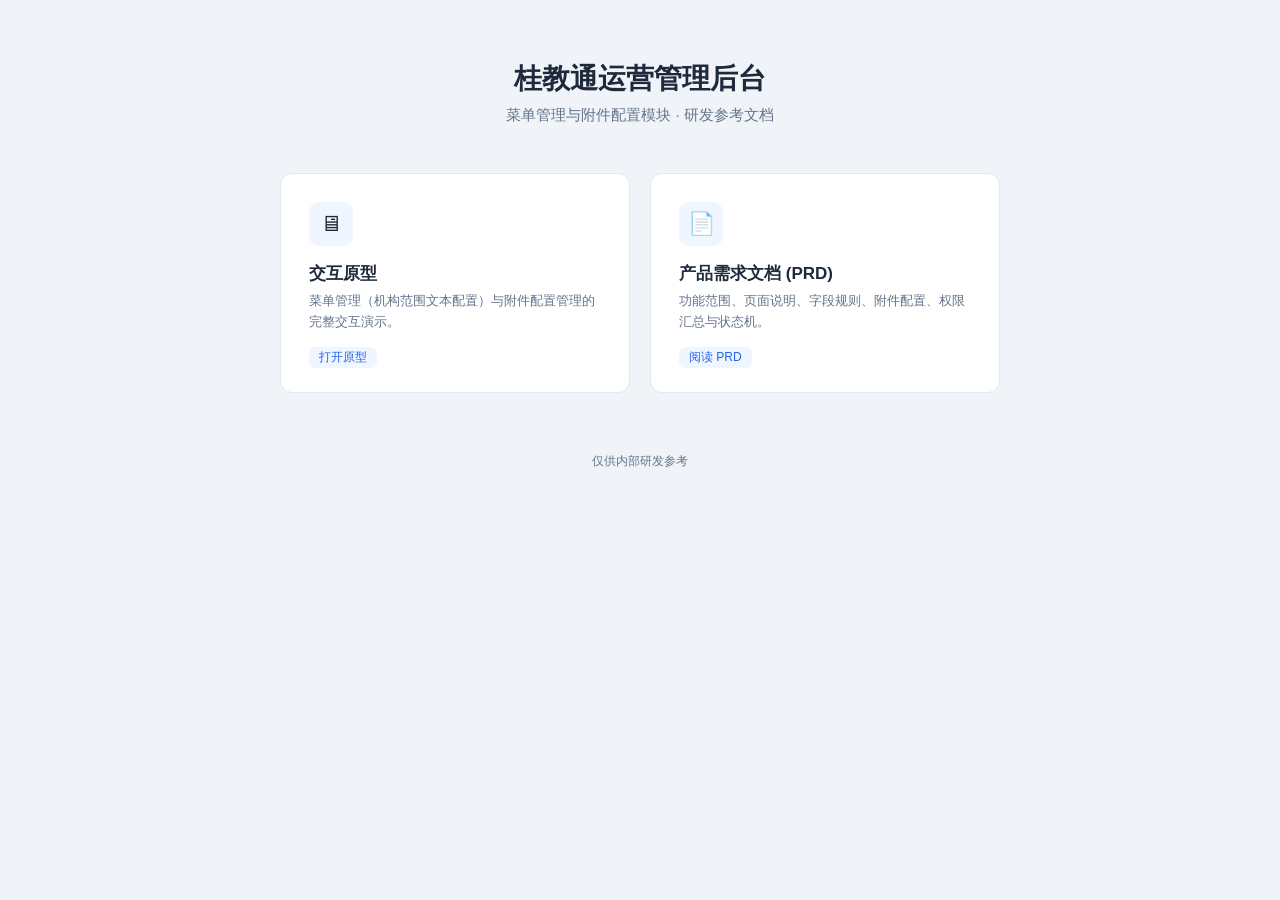
<file: index.html>
<!DOCTYPE html>
<html lang="zh-CN">
<head>
<meta charset="UTF-8" />
<meta name="viewport" content="width=device-width, initial-scale=1.0" />
<title>桂教通运营管理后台 - 研发文档</title>
<style>
  :root {
    --bg: #f0f4f8;
    --surface: #ffffff;
    --border: #e2e8f0;
    --text: #1e293b;
    --muted: #64748b;
    --accent: #2563eb;
    --accent-light: #eff6ff;
    --radius: 12px;
  }
  * { box-sizing: border-box; margin: 0; padding: 0; }
  body {
    font-family: -apple-system, BlinkMacSystemFont, "Segoe UI", "PingFang SC", "Microsoft YaHei", sans-serif;
    background: var(--bg);
    color: var(--text);
    min-height: 100vh;
    display: flex;
    flex-direction: column;
    align-items: center;
    padding: 60px 24px;
  }
  header { text-align: center; margin-bottom: 48px; }
  header h1 { font-size: 28px; font-weight: 700; margin-bottom: 8px; }
  header p { color: var(--muted); font-size: 15px; }
  .grid {
    display: grid;
    grid-template-columns: repeat(auto-fit, minmax(280px, 1fr));
    gap: 20px;
    width: 100%;
    max-width: 720px;
  }
  a.card {
    display: block;
    background: var(--surface);
    border: 1px solid var(--border);
    border-radius: var(--radius);
    padding: 28px 28px 24px;
    text-decoration: none;
    color: inherit;
    transition: box-shadow 0.15s, border-color 0.15s;
  }
  a.card:hover {
    border-color: var(--accent);
    box-shadow: 0 4px 16px rgba(37,99,235,0.10);
  }
  a.card:focus-visible {
    outline: 3px solid var(--accent);
    outline-offset: 2px;
  }
  .card-icon {
    width: 44px; height: 44px;
    background: var(--accent-light);
    border-radius: 10px;
    display: flex; align-items: center; justify-content: center;
    font-size: 22px;
    margin-bottom: 16px;
  }
  .card h2 { font-size: 17px; font-weight: 600; margin-bottom: 6px; }
  .card p { font-size: 13px; color: var(--muted); line-height: 1.6; }
  .badge {
    display: inline-block;
    margin-top: 14px;
    font-size: 12px;
    color: var(--accent);
    background: var(--accent-light);
    border-radius: 6px;
    padding: 2px 10px;
    font-weight: 500;
  }
  footer {
    margin-top: 60px;
    font-size: 12px;
    color: var(--muted);
  }
</style>
</head>
<body>
  <header>
    <h1>桂教通运营管理后台</h1>
    <p>菜单管理与附件配置模块 · 研发参考文档</p>
  </header>

  <div class="grid">
    <a class="card" href="./prototype/index.html">
      <div class="card-icon">🖥</div>
      <h2>交互原型</h2>
      <p>菜单管理（机构范围文本配置）与附件配置管理的完整交互演示。</p>
      <span class="badge">打开原型</span>
    </a>

    <a class="card" href="./prd/index.html">
      <div class="card-icon">📄</div>
      <h2>产品需求文档 (PRD)</h2>
      <p>功能范围、页面说明、字段规则、附件配置、权限汇总与状态机。</p>
      <span class="badge">阅读 PRD</span>
    </a>
  </div>

  <footer>仅供内部研发参考</footer>
</body>
</html>
</file>
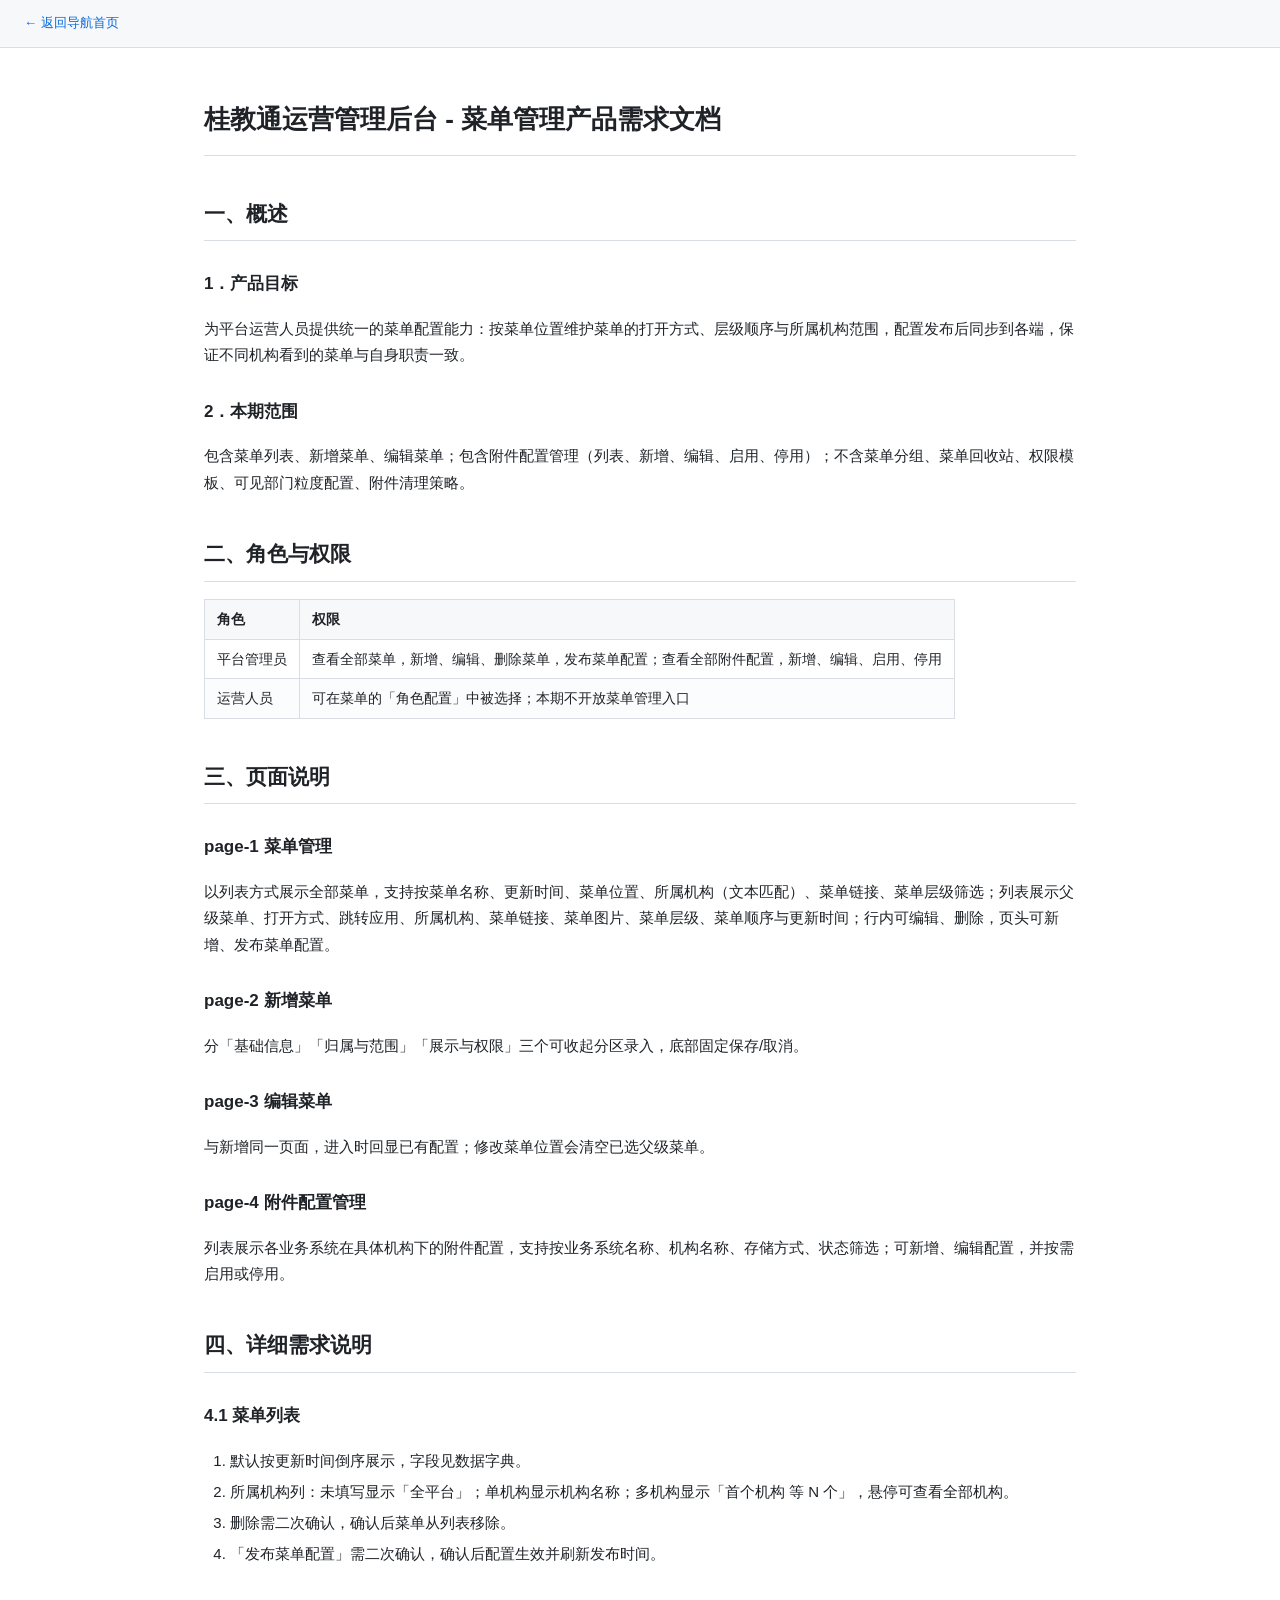
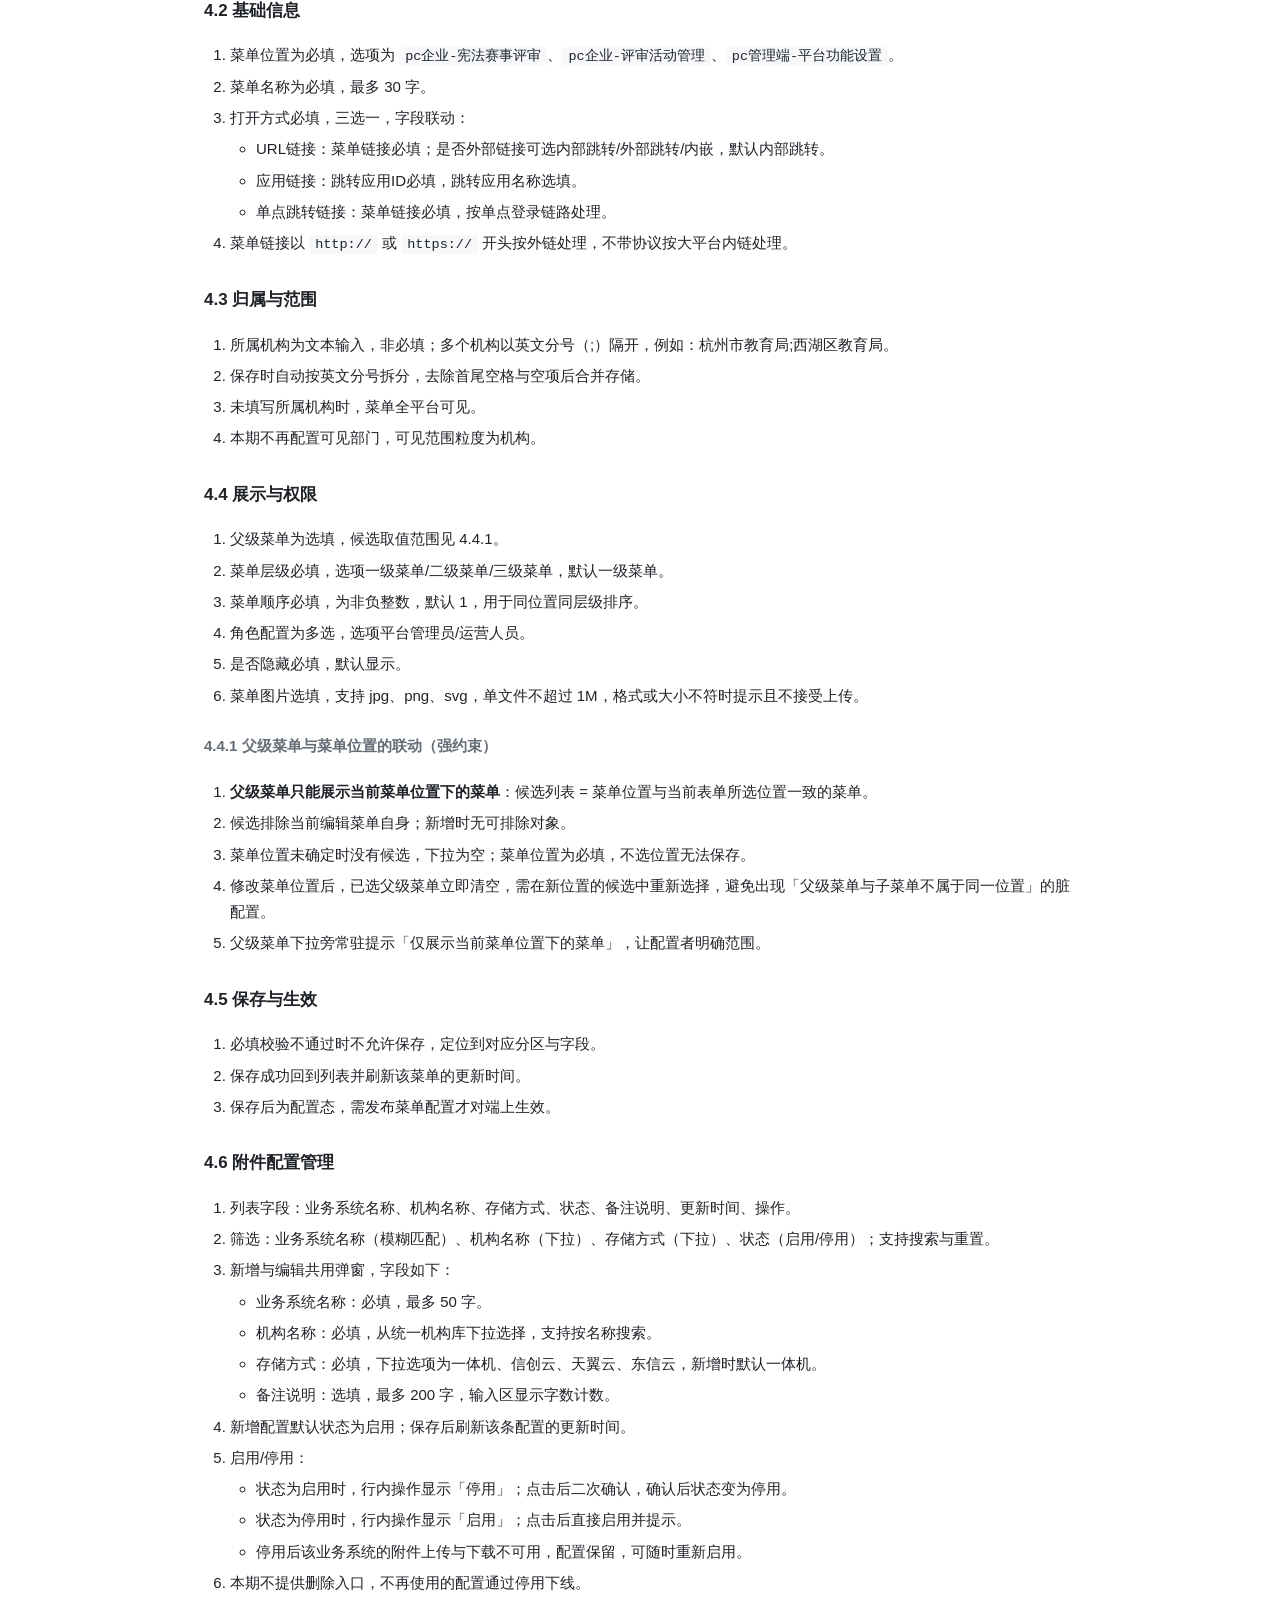
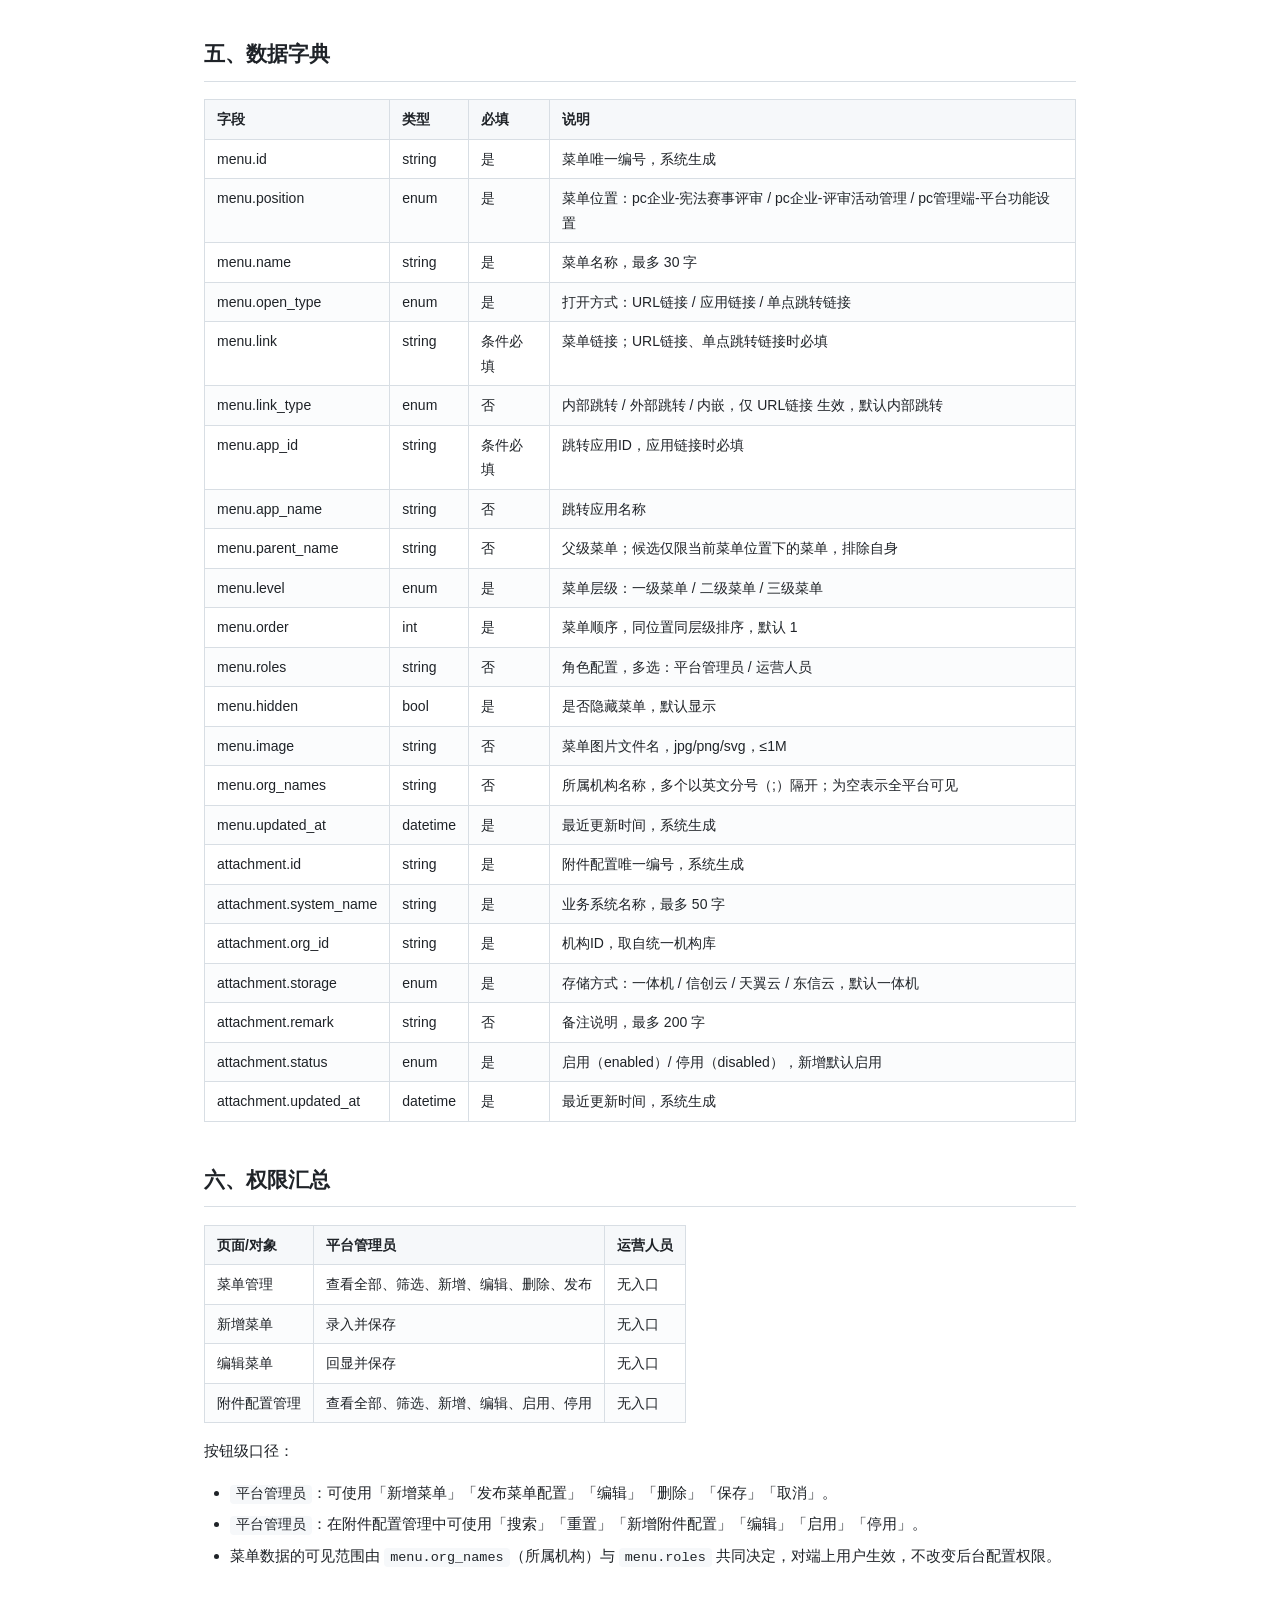
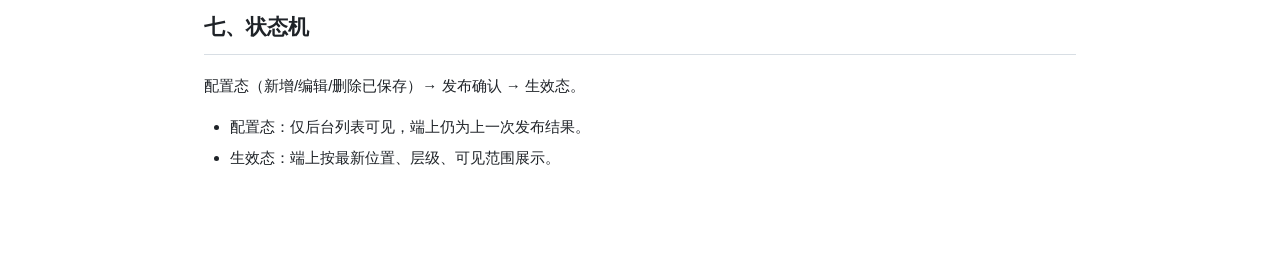
<file: prd/index.html>
<!DOCTYPE html>
<html lang="zh-CN">
<head>
<meta charset="UTF-8" />
<meta name="viewport" content="width=device-width, initial-scale=1.0" />
<title>桂教通运营管理后台 - 菜单管理 PRD</title>
<style>
  :root {
    --text: #1f2328; --muted: #656d76; --border: #d8dee4;
    --accent: #0969da; --bg-soft: #f6f8fa;
  }
  * { box-sizing: border-box; }
  body {
    margin: 0; color: var(--text); background: #fff;
    font-family: -apple-system, BlinkMacSystemFont, "Segoe UI", "PingFang SC",
      "Hiragino Sans GB", "Microsoft YaHei", sans-serif;
    font-size: 15px; line-height: 1.75;
  }
  .topbar {
    padding: 12px 24px; border-bottom: 1px solid var(--border);
    background: var(--bg-soft); font-size: 13px;
  }
  .topbar a { color: var(--accent); text-decoration: none; }
  main { max-width: 920px; margin: 0 auto; padding: 32px 24px 80px; }
  h1 { font-size: 26px; padding-bottom: 12px; border-bottom: 1px solid var(--border); }
  h2 { font-size: 21px; margin-top: 40px; padding-bottom: 8px; border-bottom: 1px solid var(--border); }
  h3 { font-size: 17px; margin-top: 28px; }
  h4 { font-size: 15px; margin-top: 24px; color: var(--muted); }
  table { border-collapse: collapse; width: 100%; margin: 14px 0; font-size: 14px; display: block; overflow-x: auto; }
  th, td { border: 1px solid var(--border); padding: 7px 12px; text-align: left; vertical-align: top; }
  th { background: var(--bg-soft); font-weight: 600; white-space: nowrap; }
  tr:nth-child(even) td { background: #fbfcfd; }
  code {
    font-family: ui-monospace, SFMono-Regular, Consolas, monospace; font-size: 0.9em;
    background: var(--bg-soft); border-radius: 4px; padding: 2px 6px;
  }
  ol, ul { padding-inline-start: 26px; }
  li { margin: 5px 0; }
  li > ul, li > ol { margin: 4px 0; }
  strong { font-weight: 600; }
  hr { border: none; border-top: 1px solid var(--border); margin: 32px 0; }
</style>
</head>
<body>
<div class="topbar"><a href="../">← 返回导航首页</a></div>
<main>
<h1>桂教通运营管理后台 - 菜单管理产品需求文档</h1>
<h2>一、概述</h2>
<h3>1．产品目标</h3>
<p>为平台运营人员提供统一的菜单配置能力：按菜单位置维护菜单的打开方式、层级顺序与所属机构范围，配置发布后同步到各端，保证不同机构看到的菜单与自身职责一致。</p>
<h3>2．本期范围</h3>
<p>包含菜单列表、新增菜单、编辑菜单；包含附件配置管理（列表、新增、编辑、启用、停用）；不含菜单分组、菜单回收站、权限模板、可见部门粒度配置、附件清理策略。</p>
<h2>二、角色与权限</h2>
<table>
<thead>
<tr>
<th>角色</th>
<th>权限</th>
</tr>
</thead>
<tbody><tr>
<td>平台管理员</td>
<td>查看全部菜单，新增、编辑、删除菜单，发布菜单配置；查看全部附件配置，新增、编辑、启用、停用</td>
</tr>
<tr>
<td>运营人员</td>
<td>可在菜单的「角色配置」中被选择；本期不开放菜单管理入口</td>
</tr>
</tbody></table>
<h2>三、页面说明</h2>
<h3>page-1 菜单管理</h3>
<p>以列表方式展示全部菜单，支持按菜单名称、更新时间、菜单位置、所属机构（文本匹配）、菜单链接、菜单层级筛选；列表展示父级菜单、打开方式、跳转应用、所属机构、菜单链接、菜单图片、菜单层级、菜单顺序与更新时间；行内可编辑、删除，页头可新增、发布菜单配置。</p>
<h3>page-2 新增菜单</h3>
<p>分「基础信息」「归属与范围」「展示与权限」三个可收起分区录入，底部固定保存/取消。</p>
<h3>page-3 编辑菜单</h3>
<p>与新增同一页面，进入时回显已有配置；修改菜单位置会清空已选父级菜单。</p>
<h3>page-4 附件配置管理</h3>
<p>列表展示各业务系统在具体机构下的附件配置，支持按业务系统名称、机构名称、存储方式、状态筛选；可新增、编辑配置，并按需启用或停用。</p>
<h2>四、详细需求说明</h2>
<h3>4.1 菜单列表</h3>
<ol>
<li>默认按更新时间倒序展示，字段见数据字典。</li>
<li>所属机构列：未填写显示「全平台」；单机构显示机构名称；多机构显示「首个机构 等 N 个」，悬停可查看全部机构。</li>
<li>删除需二次确认，确认后菜单从列表移除。</li>
<li>「发布菜单配置」需二次确认，确认后配置生效并刷新发布时间。</li>
</ol>
<h3>4.2 基础信息</h3>
<ol>
<li>菜单位置为必填，选项为 <code>pc企业-宪法赛事评审</code>、<code>pc企业-评审活动管理</code>、<code>pc管理端-平台功能设置</code>。</li>
<li>菜单名称为必填，最多 30 字。</li>
<li>打开方式必填，三选一，字段联动：<ul>
<li>URL链接：菜单链接必填；是否外部链接可选内部跳转/外部跳转/内嵌，默认内部跳转。</li>
<li>应用链接：跳转应用ID必填，跳转应用名称选填。</li>
<li>单点跳转链接：菜单链接必填，按单点登录链路处理。</li>
</ul>
</li>
<li>菜单链接以 <code>http://</code> 或 <code>https://</code> 开头按外链处理，不带协议按大平台内链处理。</li>
</ol>
<h3>4.3 归属与范围</h3>
<ol>
<li>所属机构为文本输入，非必填；多个机构以英文分号（;）隔开，例如：杭州市教育局;西湖区教育局。</li>
<li>保存时自动按英文分号拆分，去除首尾空格与空项后合并存储。</li>
<li>未填写所属机构时，菜单全平台可见。</li>
<li>本期不再配置可见部门，可见范围粒度为机构。</li>
</ol>
<h3>4.4 展示与权限</h3>
<ol>
<li>父级菜单为选填，候选取值范围见 4.4.1。</li>
<li>菜单层级必填，选项一级菜单/二级菜单/三级菜单，默认一级菜单。</li>
<li>菜单顺序必填，为非负整数，默认 1，用于同位置同层级排序。</li>
<li>角色配置为多选，选项平台管理员/运营人员。</li>
<li>是否隐藏必填，默认显示。</li>
<li>菜单图片选填，支持 jpg、png、svg，单文件不超过 1M，格式或大小不符时提示且不接受上传。</li>
</ol>
<h4>4.4.1 父级菜单与菜单位置的联动（强约束）</h4>
<ol>
<li><strong>父级菜单只能展示当前菜单位置下的菜单</strong>：候选列表 = 菜单位置与当前表单所选位置一致的菜单。</li>
<li>候选排除当前编辑菜单自身；新增时无可排除对象。</li>
<li>菜单位置未确定时没有候选，下拉为空；菜单位置为必填，不选位置无法保存。</li>
<li>修改菜单位置后，已选父级菜单立即清空，需在新位置的候选中重新选择，避免出现「父级菜单与子菜单不属于同一位置」的脏配置。</li>
<li>父级菜单下拉旁常驻提示「仅展示当前菜单位置下的菜单」，让配置者明确范围。</li>
</ol>
<h3>4.5 保存与生效</h3>
<ol>
<li>必填校验不通过时不允许保存，定位到对应分区与字段。</li>
<li>保存成功回到列表并刷新该菜单的更新时间。</li>
<li>保存后为配置态，需发布菜单配置才对端上生效。</li>
</ol>
<h3>4.6 附件配置管理</h3>
<ol>
<li>列表字段：业务系统名称、机构名称、存储方式、状态、备注说明、更新时间、操作。</li>
<li>筛选：业务系统名称（模糊匹配）、机构名称（下拉）、存储方式（下拉）、状态（启用/停用）；支持搜索与重置。</li>
<li>新增与编辑共用弹窗，字段如下：<ul>
<li>业务系统名称：必填，最多 50 字。</li>
<li>机构名称：必填，从统一机构库下拉选择，支持按名称搜索。</li>
<li>存储方式：必填，下拉选项为一体机、信创云、天翼云、东信云，新增时默认一体机。</li>
<li>备注说明：选填，最多 200 字，输入区显示字数计数。</li>
</ul>
</li>
<li>新增配置默认状态为启用；保存后刷新该条配置的更新时间。</li>
<li>启用/停用：<ul>
<li>状态为启用时，行内操作显示「停用」；点击后二次确认，确认后状态变为停用。</li>
<li>状态为停用时，行内操作显示「启用」；点击后直接启用并提示。</li>
<li>停用后该业务系统的附件上传与下载不可用，配置保留，可随时重新启用。</li>
</ul>
</li>
<li>本期不提供删除入口，不再使用的配置通过停用下线。</li>
</ol>
<h2>五、数据字典</h2>
<table>
<thead>
<tr>
<th>字段</th>
<th>类型</th>
<th>必填</th>
<th>说明</th>
</tr>
</thead>
<tbody><tr>
<td>menu.id</td>
<td>string</td>
<td>是</td>
<td>菜单唯一编号，系统生成</td>
</tr>
<tr>
<td>menu.position</td>
<td>enum</td>
<td>是</td>
<td>菜单位置：pc企业-宪法赛事评审 / pc企业-评审活动管理 / pc管理端-平台功能设置</td>
</tr>
<tr>
<td>menu.name</td>
<td>string</td>
<td>是</td>
<td>菜单名称，最多 30 字</td>
</tr>
<tr>
<td>menu.open_type</td>
<td>enum</td>
<td>是</td>
<td>打开方式：URL链接 / 应用链接 / 单点跳转链接</td>
</tr>
<tr>
<td>menu.link</td>
<td>string</td>
<td>条件必填</td>
<td>菜单链接；URL链接、单点跳转链接时必填</td>
</tr>
<tr>
<td>menu.link_type</td>
<td>enum</td>
<td>否</td>
<td>内部跳转 / 外部跳转 / 内嵌，仅 URL链接 生效，默认内部跳转</td>
</tr>
<tr>
<td>menu.app_id</td>
<td>string</td>
<td>条件必填</td>
<td>跳转应用ID，应用链接时必填</td>
</tr>
<tr>
<td>menu.app_name</td>
<td>string</td>
<td>否</td>
<td>跳转应用名称</td>
</tr>
<tr>
<td>menu.parent_name</td>
<td>string</td>
<td>否</td>
<td>父级菜单；候选仅限当前菜单位置下的菜单，排除自身</td>
</tr>
<tr>
<td>menu.level</td>
<td>enum</td>
<td>是</td>
<td>菜单层级：一级菜单 / 二级菜单 / 三级菜单</td>
</tr>
<tr>
<td>menu.order</td>
<td>int</td>
<td>是</td>
<td>菜单顺序，同位置同层级排序，默认 1</td>
</tr>
<tr>
<td>menu.roles</td>
<td>string</td>
<td>否</td>
<td>角色配置，多选：平台管理员 / 运营人员</td>
</tr>
<tr>
<td>menu.hidden</td>
<td>bool</td>
<td>是</td>
<td>是否隐藏菜单，默认显示</td>
</tr>
<tr>
<td>menu.image</td>
<td>string</td>
<td>否</td>
<td>菜单图片文件名，jpg/png/svg，≤1M</td>
</tr>
<tr>
<td>menu.org_names</td>
<td>string</td>
<td>否</td>
<td>所属机构名称，多个以英文分号（;）隔开；为空表示全平台可见</td>
</tr>
<tr>
<td>menu.updated_at</td>
<td>datetime</td>
<td>是</td>
<td>最近更新时间，系统生成</td>
</tr>
<tr>
<td>attachment.id</td>
<td>string</td>
<td>是</td>
<td>附件配置唯一编号，系统生成</td>
</tr>
<tr>
<td>attachment.system_name</td>
<td>string</td>
<td>是</td>
<td>业务系统名称，最多 50 字</td>
</tr>
<tr>
<td>attachment.org_id</td>
<td>string</td>
<td>是</td>
<td>机构ID，取自统一机构库</td>
</tr>
<tr>
<td>attachment.storage</td>
<td>enum</td>
<td>是</td>
<td>存储方式：一体机 / 信创云 / 天翼云 / 东信云，默认一体机</td>
</tr>
<tr>
<td>attachment.remark</td>
<td>string</td>
<td>否</td>
<td>备注说明，最多 200 字</td>
</tr>
<tr>
<td>attachment.status</td>
<td>enum</td>
<td>是</td>
<td>启用（enabled）/ 停用（disabled），新增默认启用</td>
</tr>
<tr>
<td>attachment.updated_at</td>
<td>datetime</td>
<td>是</td>
<td>最近更新时间，系统生成</td>
</tr>
</tbody></table>
<h2>六、权限汇总</h2>
<table>
<thead>
<tr>
<th>页面/对象</th>
<th>平台管理员</th>
<th>运营人员</th>
</tr>
</thead>
<tbody><tr>
<td>菜单管理</td>
<td>查看全部、筛选、新增、编辑、删除、发布</td>
<td>无入口</td>
</tr>
<tr>
<td>新增菜单</td>
<td>录入并保存</td>
<td>无入口</td>
</tr>
<tr>
<td>编辑菜单</td>
<td>回显并保存</td>
<td>无入口</td>
</tr>
<tr>
<td>附件配置管理</td>
<td>查看全部、筛选、新增、编辑、启用、停用</td>
<td>无入口</td>
</tr>
</tbody></table>
<p>按钮级口径：</p>
<ul>
<li><code>平台管理员</code>：可使用「新增菜单」「发布菜单配置」「编辑」「删除」「保存」「取消」。</li>
<li><code>平台管理员</code>：在附件配置管理中可使用「搜索」「重置」「新增附件配置」「编辑」「启用」「停用」。</li>
<li>菜单数据的可见范围由 <code>menu.org_names</code>（所属机构）与 <code>menu.roles</code> 共同决定，对端上用户生效，不改变后台配置权限。</li>
</ul>
<h2>七、状态机</h2>
<p>配置态（新增/编辑/删除已保存）→ 发布确认 → 生效态。</p>
<ul>
<li>配置态：仅后台列表可见，端上仍为上一次发布结果。</li>
<li>生效态：端上按最新位置、层级、可见范围展示。</li>
</ul>

</main>
</body>
</html>
</file>
